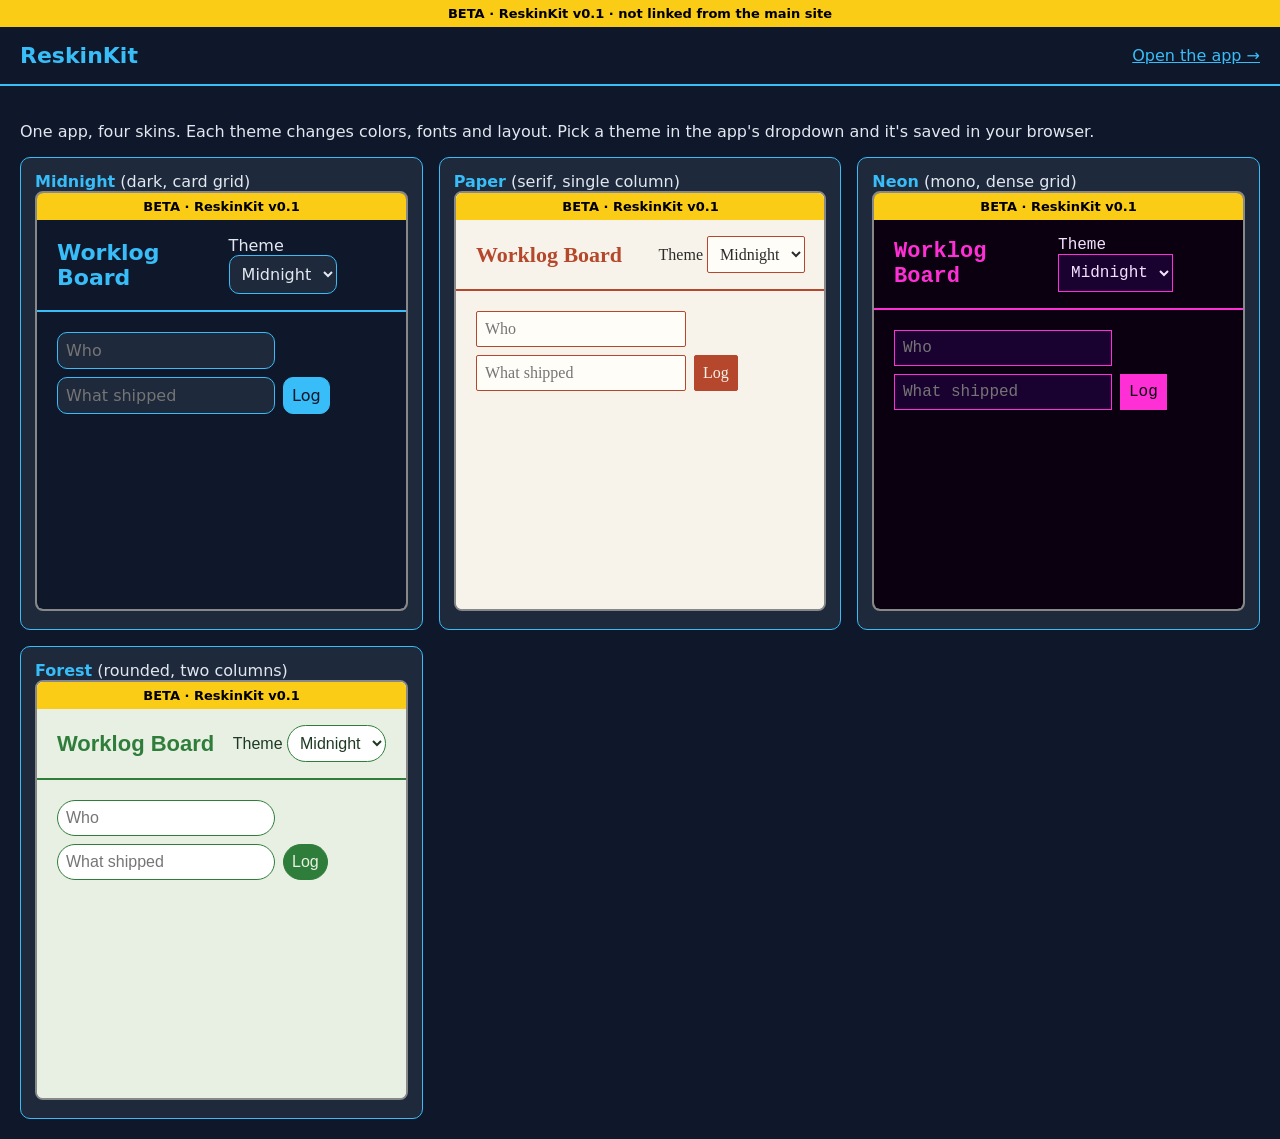
<file: index.html>
<!doctype html><html lang="en"><head><meta charset="utf-8"><meta name="viewport" content="width=device-width,initial-scale=1"><title>ReskinKit v0.1 — themes for the Worklog Board</title><meta name="description" content="ReskinKit: drop-in themes that change colors, fonts and layout."><link rel="stylesheet" href="themes.css"></head><body data-theme="midnight">
<div class="beta">BETA · ReskinKit v0.1 · not linked from the main site</div>
<header><h1>ReskinKit</h1><a href="app.html">Open the app →</a></header>
<main><p>One app, four skins. Each theme changes colors, fonts and layout. Pick a theme in the app's dropdown and it's saved in your browser.</p>
<div class="grid" style="grid-template-columns:repeat(auto-fit,minmax(320px,1fr))">
<div class="card"><b>Midnight</b> (dark, card grid)<iframe src="app.html?theme=midnight" title="Midnight"></iframe></div>
<div class="card"><b>Paper</b> (serif, single column)<iframe src="app.html?theme=paper" title="Paper"></iframe></div>
<div class="card"><b>Neon</b> (mono, dense grid)<iframe src="app.html?theme=neon" title="Neon"></iframe></div>
<div class="card"><b>Forest</b> (rounded, two columns)<iframe src="app.html?theme=forest" title="Forest"></iframe></div>
</div></main></body></html>
</file>
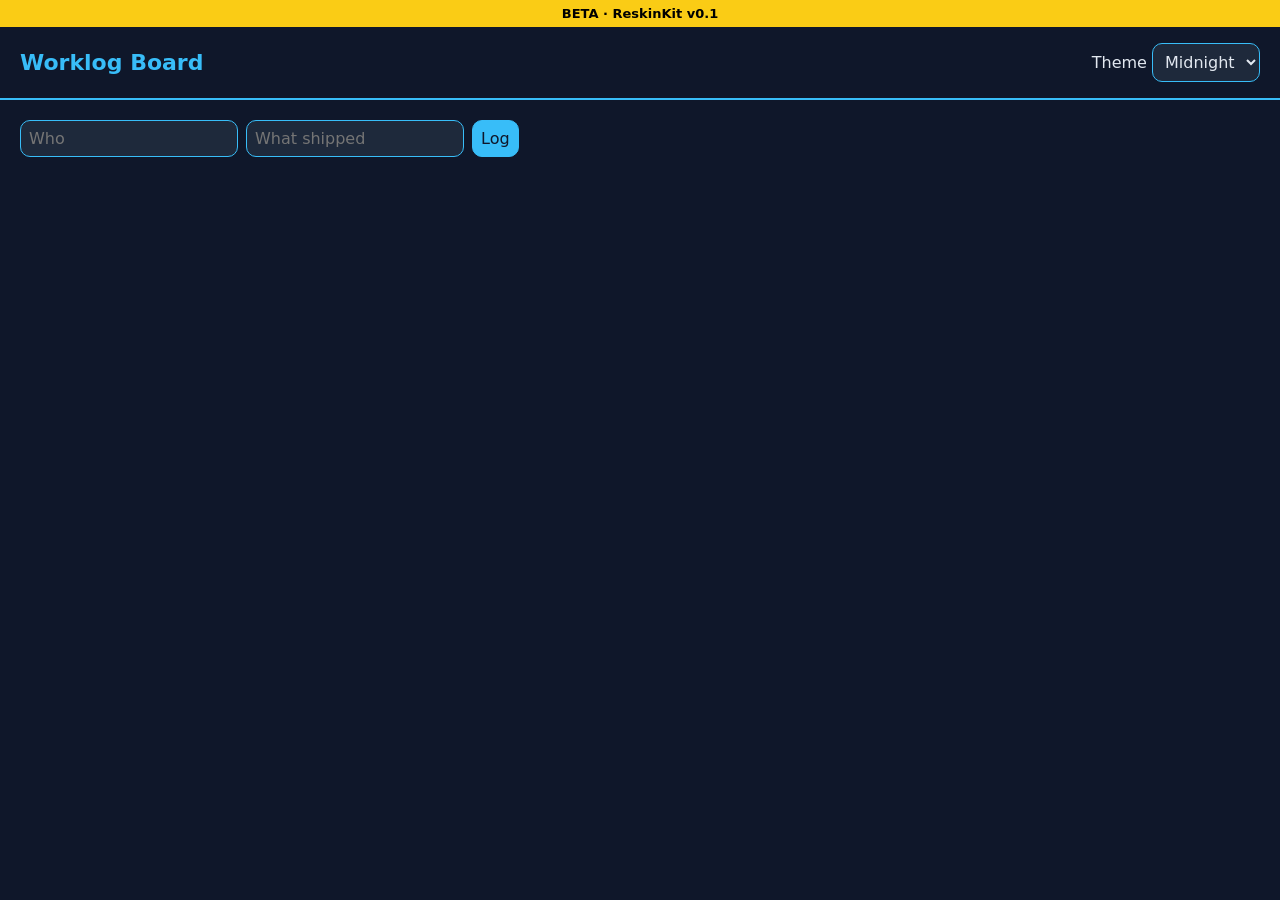
<file: app.html>
<!doctype html><html lang="en"><head><meta charset="utf-8"><meta name="viewport" content="width=device-width,initial-scale=1"><title>ReskinKit · Worklog Board</title><link rel="stylesheet" href="themes.css">
<script>const q=new URLSearchParams(location.search).get('theme');document.documentElement.dataset.theme=q||localStorage.getItem('rk-theme')||'midnight'</script></head><body>
<div class="beta">BETA · ReskinKit v0.1</div>
<header><h1>Worklog Board</h1><label>Theme <select id="t"><option value="midnight">Midnight</option><option value="paper">Paper</option><option value="neon">Neon</option><option value="forest">Forest</option></select></label></header>
<main><form id="f"><input id="who" placeholder="Who" required><input id="what" placeholder="What shipped" required><button>Log</button></form><div class="grid" id="g"></div></main>
<script>
const t=document.getElementById('t'),q=new URLSearchParams(location.search).get('theme');t.value=document.documentElement.dataset.theme;
t.onchange=()=>{document.documentElement.dataset.theme=t.value;if(!q)localStorage.setItem('rk-theme',t.value)};
let L=JSON.parse(localStorage.getItem('rk-log')||'null')||[{who:'SGT Matu May',what:'SquadPulse v0.1',at:'2026-10-31'},{who:'CPL Nolin Peter',what:'BlockWatch v0.1',at:'2026-10-31'},{who:'SGT Matu May',what:'SkillPath v0.1',at:'2026-10-30'}];
const g=document.getElementById('g');function r(){g.innerHTML=L.map(e=>`<div class="card"><b>${e.what.replace(/</g,'&lt;')}</b><div>${e.who.replace(/</g,'&lt;')}</div><small>${e.at}</small></div>`).join('')}r();
document.getElementById('f').onsubmit=e=>{e.preventDefault();L.unshift({who:who.value,what:what.value,at:new Date().toISOString().slice(0,10)});localStorage.setItem('rk-log',JSON.stringify(L));e.target.reset();r()};
</script></body></html>
</file>
<file: themes.css>
:root{--bg:#0f172a;--card:#1e293b;--fg:#e2e8f0;--acc:#38bdf8;--font:system-ui,sans-serif;--radius:10px;--cols:repeat(auto-fill,minmax(240px,1fr));--gap:16px}
[data-theme=paper]{--bg:#f7f3ea;--card:#fffdf8;--fg:#2b2b2b;--acc:#b5482c;--font:Georgia,'Times New Roman',serif;--radius:2px;--cols:1fr;--gap:10px}
[data-theme=neon]{--bg:#0a0010;--card:#1a0230;--fg:#f5e1ff;--acc:#ff2fd6;--font:'Courier New',monospace;--radius:0;--cols:repeat(auto-fill,minmax(180px,1fr));--gap:6px}
[data-theme=forest]{--bg:#e8f0e3;--card:#ffffff;--fg:#1f3a24;--acc:#2f7d3a;--font:'Trebuchet MS',Verdana,sans-serif;--radius:22px;--cols:repeat(2,1fr);--gap:24px}
*{box-sizing:border-box}body{margin:0;background:var(--bg);color:var(--fg);font-family:var(--font)}
.beta{background:#facc15;color:#000;text-align:center;padding:6px;font:600 13px system-ui}
header{display:flex;justify-content:space-between;align-items:center;padding:16px 20px;border-bottom:2px solid var(--acc)}
h1{margin:0;font-size:22px;color:var(--acc)}main{padding:20px}
.grid{display:grid;grid-template-columns:var(--cols);gap:var(--gap)}
.card{background:var(--card);border-radius:var(--radius);padding:14px;border:1px solid var(--acc)}
.card b{color:var(--acc)}form{display:flex;gap:8px;margin-bottom:16px;flex-wrap:wrap}
input,select,button{font:inherit;padding:8px;border-radius:var(--radius);border:1px solid var(--acc);background:var(--card);color:var(--fg)}
button{background:var(--acc);color:var(--bg);cursor:pointer}
iframe{width:100%;height:420px;border:2px solid #888;border-radius:8px;background:#fff}
a{color:var(--acc)}
</file>
